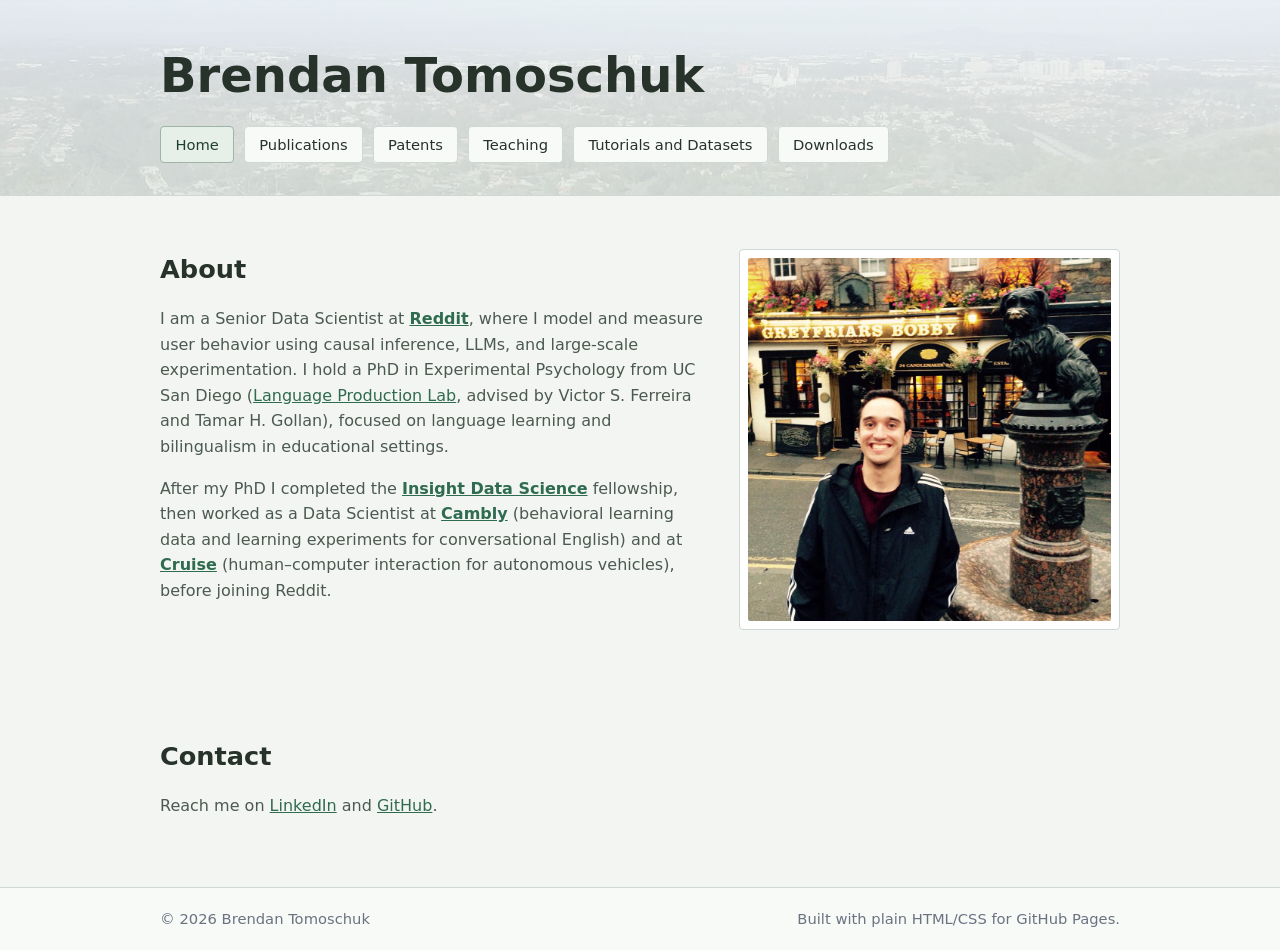
<file: index.html>
<!doctype html>
<html lang="en">
  <head>
    <meta charset="UTF-8">
    <meta name="viewport" content="width=device-width, initial-scale=1.0">
    <meta
      name="description"
      content="Brendan Tomoschuk: data scientist at Reddit; PhD in psychology; research on language and learning."
    >
    <title>Brendan Tomoschuk - Home</title>
    <link rel="stylesheet" href="styles.css">
  </head>
  <body>
    <header class="site-header site-header--home">
      <div class="container">
        <h1>Brendan Tomoschuk</h1>
        <nav class="site-nav" aria-label="Main">
          <a href="index.html" class="active">Home</a>
          <a href="publications.html">Publications</a>
          <a href="patents.html">Patents</a>
          <a href="teaching.html">Teaching</a>
          <a href="tutorials.html">Tutorials and Datasets</a>
          <a href="downloads/index.html">Downloads</a>
        </nav>
      </div>
    </header>

    <main>
      <section id="about" class="section">
        <div class="container about-grid">
          <div>
            <h2>About</h2>
            <p>
              I am a Senior Data Scientist at
              <a href="https://redditinc.com/" target="_blank" rel="noopener noreferrer"><strong>Reddit</strong></a>,
              where I model and measure user behavior using causal inference, LLMs, and large-scale
              experimentation. I hold a PhD in Experimental Psychology from UC San Diego
              (<a href="https://lpl.ucsd.edu/" target="_blank" rel="noopener noreferrer">Language Production Lab</a>,
              advised by Victor S. Ferreira and Tamar H. Gollan), focused on language learning and bilingualism
              in educational settings.
            </p>
            <p>
              After my PhD I completed the
              <a href="https://www.ycombinator.com/companies/insight-data-science" target="_blank" rel="noopener noreferrer"><strong>Insight Data Science</strong></a>
              fellowship, then worked as a
              Data Scientist at
              <a href="https://www.cambly.com/english?lang=en" target="_blank" rel="noopener noreferrer"><strong>Cambly</strong></a>
              (behavioral learning data and learning experiments for conversational English) and at
              <a href="https://www.gm.com/innovation/autonomous-driving" target="_blank" rel="noopener noreferrer"><strong>Cruise</strong></a>
              (human–computer interaction for autonomous vehicles), before joining Reddit.
            </p>
          </div>
          <figure class="profile">
            <img src="website/btomo.jpg" alt="Brendan Tomoschuk portrait">
          </figure>
        </div>
      </section>

      <section class="section">
        <div class="container">
          <h2>Contact</h2>
          <p>
            Reach me on
            <a href="https://www.linkedin.com/in/tomoschuk/" target="_blank" rel="noopener noreferrer">LinkedIn</a>
            and
            <a href="https://github.com/tomoschuk" target="_blank" rel="noopener noreferrer">GitHub</a>.
          </p>
        </div>
      </section>
    </main>

    <footer class="site-footer">
      <div class="container footer-inner">
        <p>&copy; <span id="year">2026</span> Brendan Tomoschuk</p>
        <p>
          Built with plain HTML/CSS for GitHub Pages.
        </p>
      </div>
    </footer>
  </body>
</html>
</file>
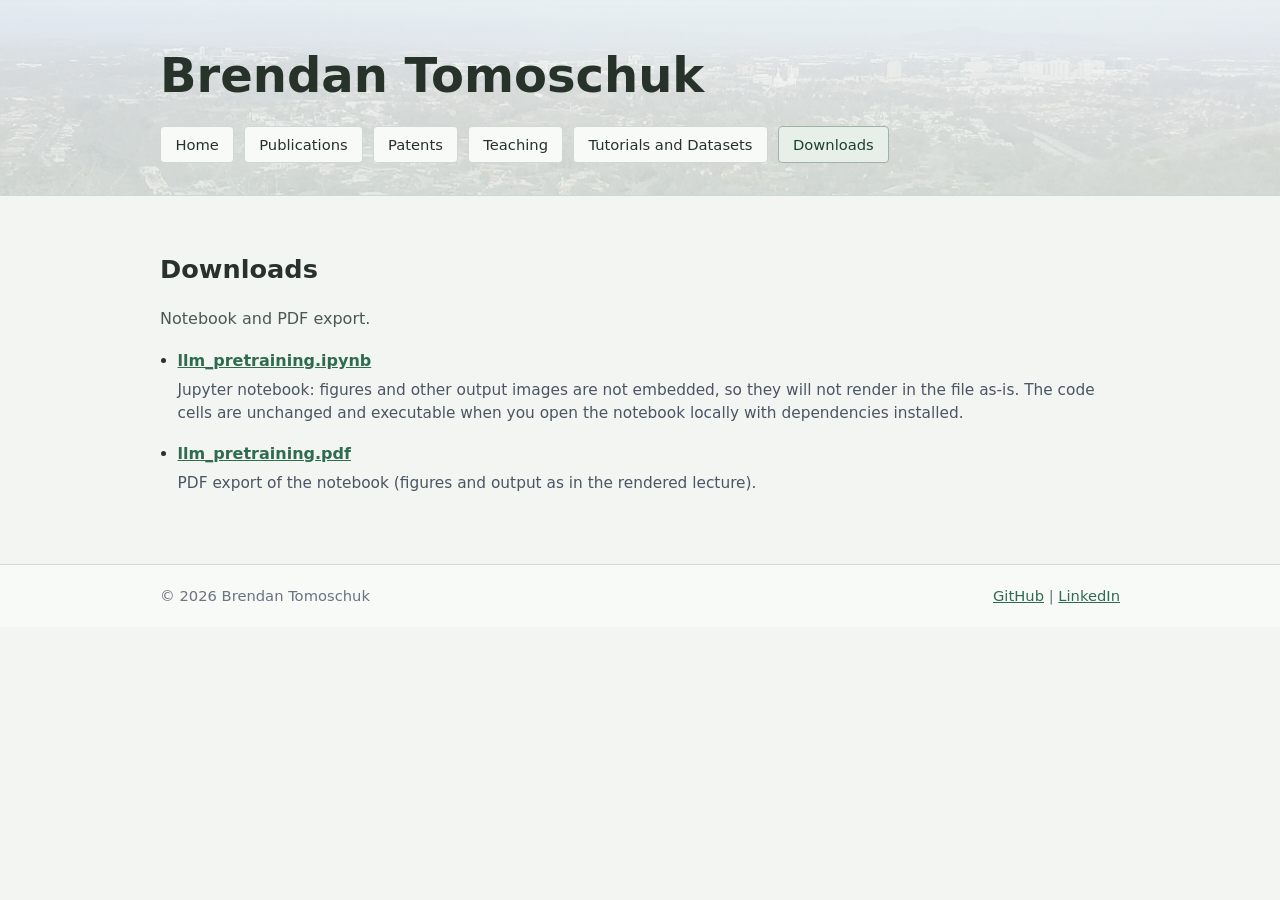
<file: downloads/index.html>
<!doctype html>
<html lang="en">
  <head>
    <meta charset="UTF-8">
    <meta name="viewport" content="width=device-width, initial-scale=1.0">
    <meta name="description" content="Downloads: LLM pretraining notebook and PDF.">
    <title>Brendan Tomoschuk - Downloads</title>
    <link rel="stylesheet" href="/styles.css">
  </head>
  <body>
    <header class="site-header site-header--home">
      <div class="container">
        <h1>Brendan Tomoschuk</h1>
        <nav class="site-nav" aria-label="Main">
          <a href="/index.html">Home</a>
          <a href="/publications.html">Publications</a>
          <a href="/patents.html">Patents</a>
          <a href="/teaching.html">Teaching</a>
          <a href="/tutorials.html">Tutorials and Datasets</a>
          <a href="/downloads/index.html" class="active">Downloads</a>
        </nav>
      </div>
    </header>

    <main class="section">
      <div class="container">
        <h2>Downloads</h2>
        <p>Notebook and PDF export.</p>
        <ul class="list course-list">
          <li>
            <strong><a href="/website/llm_pretraining.ipynb" download="llm_pretraining.ipynb">llm_pretraining.ipynb</a></strong>
            <p>
              Jupyter notebook: figures and other output images are not embedded, so they will not render in the file
              as-is. The code cells are unchanged and executable when you open the notebook locally with dependencies
              installed.
            </p>
          </li>
          <li>
            <strong><a href="/website/llm_pretraining.pdf" download="llm_pretraining.pdf">llm_pretraining.pdf</a></strong>
            <p>PDF export of the notebook (figures and output as in the rendered lecture).</p>
          </li>
        </ul>
      </div>
    </main>

    <footer class="site-footer">
      <div class="container footer-inner">
        <p>&copy; <span id="year">2026</span> Brendan Tomoschuk</p>
        <p>
          <a href="https://github.com/tomoschuk" target="_blank" rel="noopener noreferrer">GitHub</a>
          |
          <a href="https://www.linkedin.com/in/tomoschuk/" target="_blank" rel="noopener noreferrer">LinkedIn</a>
        </p>
      </div>
    </footer>
  </body>
</html>
</file>
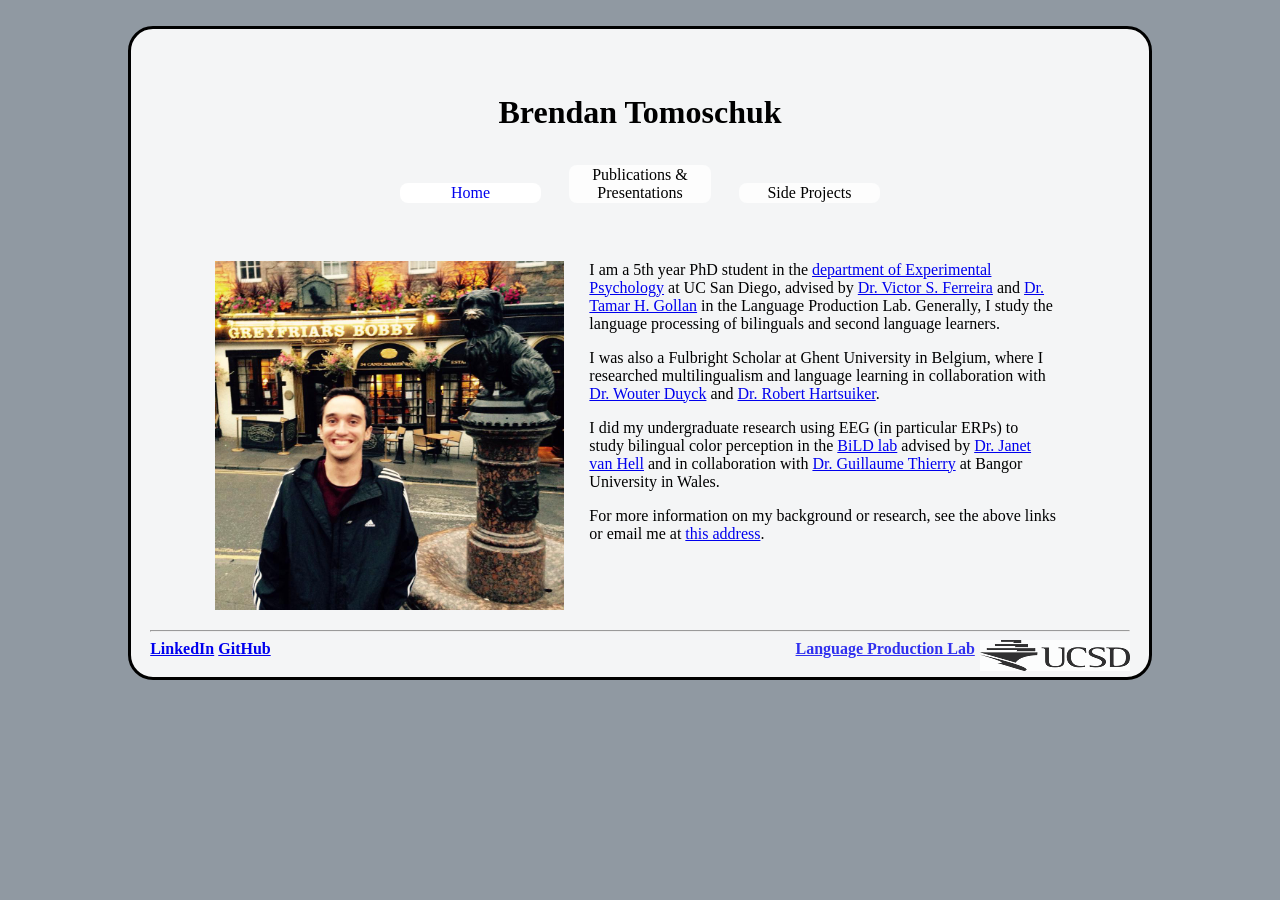
<file: website/index.html>
<!DOCTYPE html>
<html lang="en">
<head>
	<meta charset="UTF-8">
	<title>Brendan Tomoschuk - Home</title>
	<link rel="stylesheet" href="stylesheet.css" type="text/css">
</head>
<body>
	<header>
		<h1>Brendan Tomoschuk</h1>
		<nav>
			<a href="index.html" class="active">Home</a>
			<a href="publications.html">Publications & Presentations</a>
			<a href="etc.html">Side Projects</a>
		</nav>
	</header>
	<main>
		<figure>
			<img src="btomo.jpg" alt="Brendan Tomoschuk">
			<!--<figcaption>&copy;2017</figcaption>-->
		</figure>
		<p>I am a 5th year PhD student in the <a href="http://www.psychology.ucsd.edu/" target="_blank">department of Experimental Psychology</a> at UC San Diego, advised by <a href="http://www.psychology.ucsd.edu/people/profiles/vferreira.html" target="_blank"> Dr. Victor S. Ferreira</a> and <a href="http://profiles.ucsd.edu/tamar.gollan" target="_blank"> Dr. Tamar H. Gollan</a> in the Language Production Lab. Generally, I study the language processing of bilinguals and second language learners. </p>
		<p> I was also a Fulbright Scholar at Ghent University in Belgium, where I researched multilingualism and language learning in collaboration with <a href="http://www.wouterduyck.be/" target="_blank"> Dr. Wouter Duyck</a> and <a href="http://users.ugent.be/~rhartsui/"> Dr. Robert Hartsuiker</a>. </p>
		<p> I did my undergraduate research using EEG (in particular ERPs) to study bilingual color perception in the <a href="http://bild.la.psu.edu/" target="_blank"> BiLD lab</a> advised by <a href="http://psych.la.psu.edu/directory/jgv3" target="_blank"> Dr. Janet van Hell</a> and in collaboration with <a href="https://www.bangor.ac.uk/psychology/people/profiles/guillaume_thierry.php.en"> Dr. Guillaume Thierry</a> at Bangor University in Wales. </p>
		<p>For more information on my background or research, see the above links or email me at <a href="mailto:btomosch@ucsd.edu">this address</a>. </p>
	</main>
	<!--<aside>
		<h1>Contact Me</h1>
		<address>
			Language Production Laboratory
			<br>
			University of California, San Diego
			<br>
			9500 Gilman Drive
			<br>
			La Jolla, CA 92093-0109
			<br>
			<a href="mailto:btomosch@ucsd.edu">btomosch@ucsd.edu</a>
		</address>
	</aside>-->
	<footer>
		<hr>
		<a href="http://www.psychology.ucsd.edu/" class="right"><img src="ucsd.png" alt="UCSD Psychology"></a>
		<a href="http://lpl.ucsd.edu/" class="right"> <b>Language Production Lab</b></a>
		<a href="https://www.linkedin.com/in/tomoschuk/" class="left"> <b>LinkedIn</b></a>
		<a href="https://github.com/tomoschuk" class="left"> <b>GitHub</b></a>
	</footer>
</body>
</html>
</file>
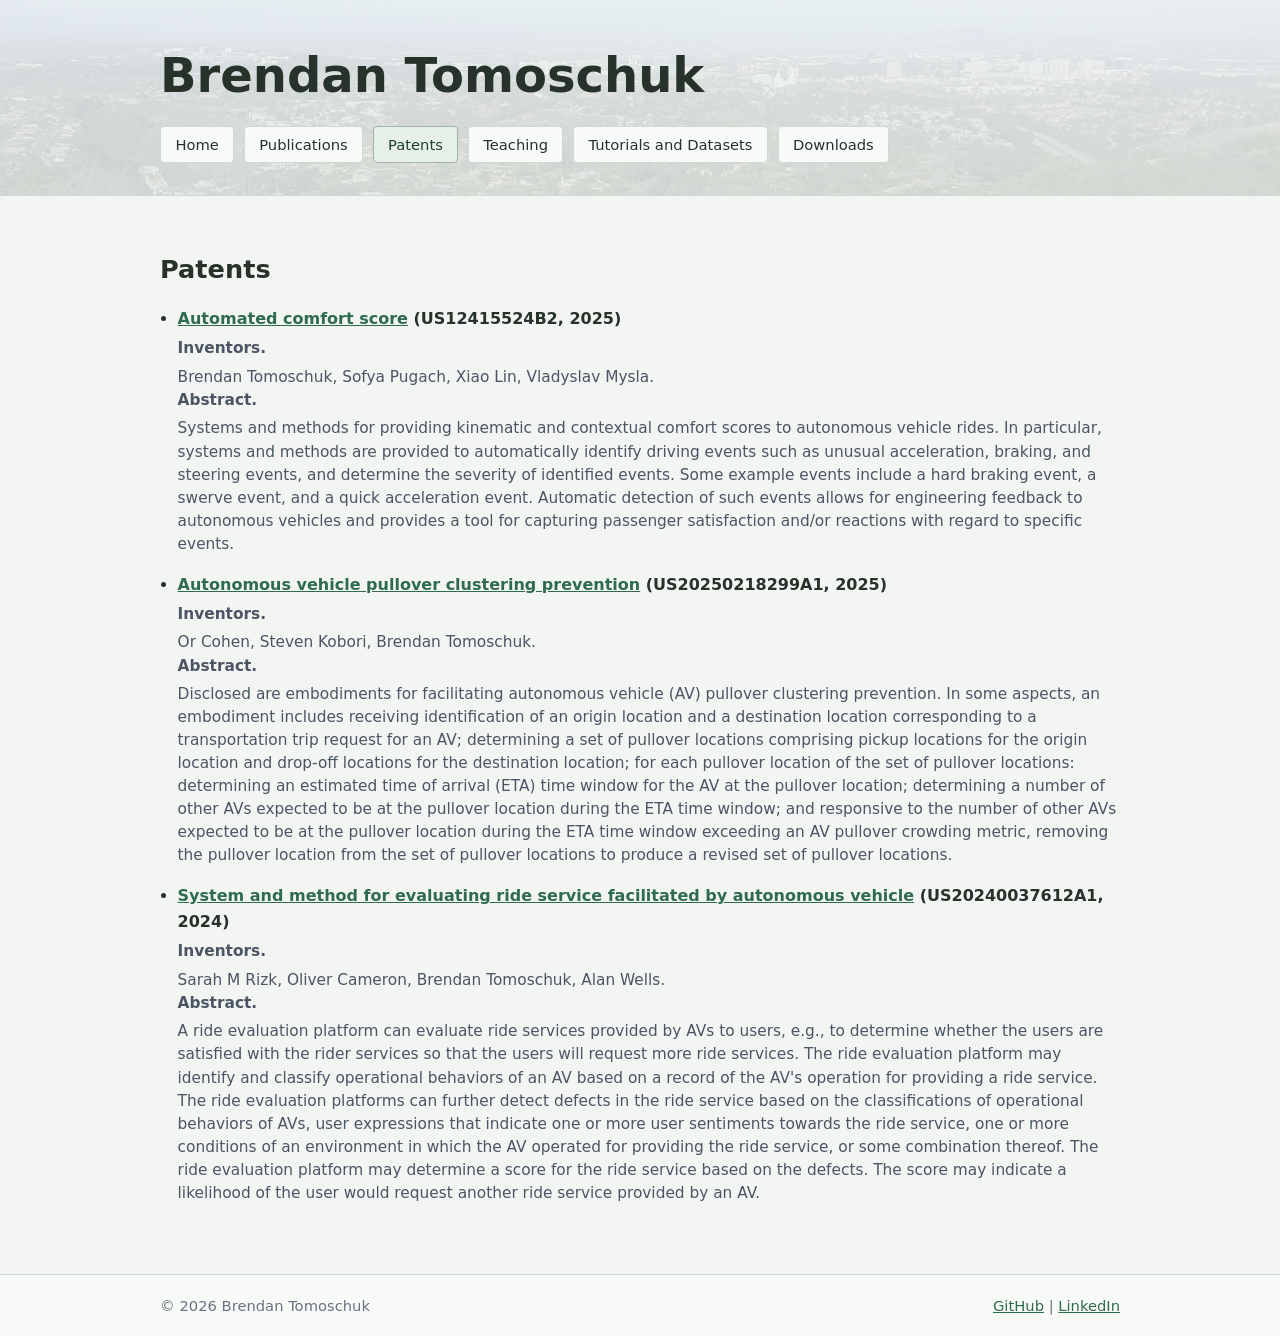
<file: patents.html>
<!doctype html>
<html lang="en">
  <head>
    <meta charset="UTF-8">
    <meta name="viewport" content="width=device-width, initial-scale=1.0">
    <meta name="description" content="Patents by Brendan Tomoschuk.">
    <title>Brendan Tomoschuk - Patents</title>
    <link rel="stylesheet" href="styles.css">
  </head>
  <body>
    <header class="site-header site-header--home">
      <div class="container">
        <h1>Brendan Tomoschuk</h1>
        <nav class="site-nav" aria-label="Main">
          <a href="index.html">Home</a>
          <a href="publications.html">Publications</a>
          <a href="patents.html" class="active">Patents</a>
          <a href="teaching.html">Teaching</a>
          <a href="tutorials.html">Tutorials and Datasets</a>
          <a href="downloads/index.html">Downloads</a>
        </nav>
      </div>
    </header>

    <main class="section">
      <div class="container">
        <h2>Patents</h2>
        <ul class="list course-list">
          <li>
            <strong><a href="https://patents.google.com/patent/US12415524B2/en" target="_blank" rel="noopener noreferrer">Automated comfort score</a> (US12415524B2, 2025)</strong>
            <p><strong>Inventors.</strong> Brendan Tomoschuk, Sofya Pugach, Xiao Lin, Vladyslav Mysla.</p>
            <p>
              <strong>Abstract.</strong> Systems and methods for providing kinematic and contextual comfort scores to
              autonomous vehicle rides. In particular, systems and methods are provided to automatically identify
              driving events such as unusual acceleration, braking, and steering events, and determine the severity of
              identified events. Some example events include a hard braking event, a swerve event, and a quick
              acceleration event. Automatic detection of such events allows for engineering feedback to autonomous
              vehicles and provides a tool for capturing passenger satisfaction and/or reactions with regard to specific
              events.
            </p>
          </li>
          <li>
            <strong><a href="https://patents.google.com/patent/US20250218299A1/en" target="_blank" rel="noopener noreferrer">Autonomous vehicle pullover clustering prevention</a> (US20250218299A1, 2025)</strong>
            <p><strong>Inventors.</strong> Or Cohen, Steven Kobori, Brendan Tomoschuk.</p>
            <p>
              <strong>Abstract.</strong> Disclosed are embodiments for facilitating autonomous vehicle (AV) pullover
              clustering prevention. In some aspects, an embodiment includes receiving identification of an origin
              location and a destination location corresponding to a transportation trip request for an AV; determining
              a set of pullover locations comprising pickup locations for the origin location and drop-off locations for
              the destination location; for each pullover location of the set of pullover locations: determining an
              estimated time of arrival (ETA) time window for the AV at the pullover location; determining a number of
              other AVs expected to be at the pullover location during the ETA time window; and responsive to the number
              of other AVs expected to be at the pullover location during the ETA time window exceeding an AV pullover
              crowding metric, removing the pullover location from the set of pullover locations to produce a revised
              set of pullover locations.
            </p>
          </li>
          <li>
            <strong><a href="https://patents.google.com/patent/US20240037612A1/en" target="_blank" rel="noopener noreferrer">System and method for evaluating ride service facilitated by autonomous vehicle</a> (US20240037612A1, 2024)</strong>
            <p><strong>Inventors.</strong> Sarah M Rizk, Oliver Cameron, Brendan Tomoschuk, Alan Wells.</p>
            <p>
              <strong>Abstract.</strong> A ride evaluation platform can evaluate ride services provided by AVs to users,
              e.g., to determine whether the users are satisfied with the rider services so that the users will request
              more ride services. The ride evaluation platform may identify and classify operational behaviors of an AV
              based on a record of the AV's operation for providing a ride service. The ride evaluation platforms can
              further detect defects in the ride service based on the classifications of operational behaviors of AVs,
              user expressions that indicate one or more user sentiments towards the ride service, one or more conditions
              of an environment in which the AV operated for providing the ride service, or some combination thereof.
              The ride evaluation platform may determine a score for the ride service based on the defects. The score may
              indicate a likelihood of the user would request another ride service provided by an AV.
            </p>
          </li>
        </ul>
      </div>
    </main>

    <footer class="site-footer">
      <div class="container footer-inner">
        <p>&copy; <span id="year">2026</span> Brendan Tomoschuk</p>
        <p>
          <a href="https://github.com/tomoschuk" target="_blank" rel="noopener noreferrer">GitHub</a>
          |
          <a href="https://www.linkedin.com/in/tomoschuk/" target="_blank" rel="noopener noreferrer">LinkedIn</a>
        </p>
      </div>
    </footer>
  </body>
</html>
</file>
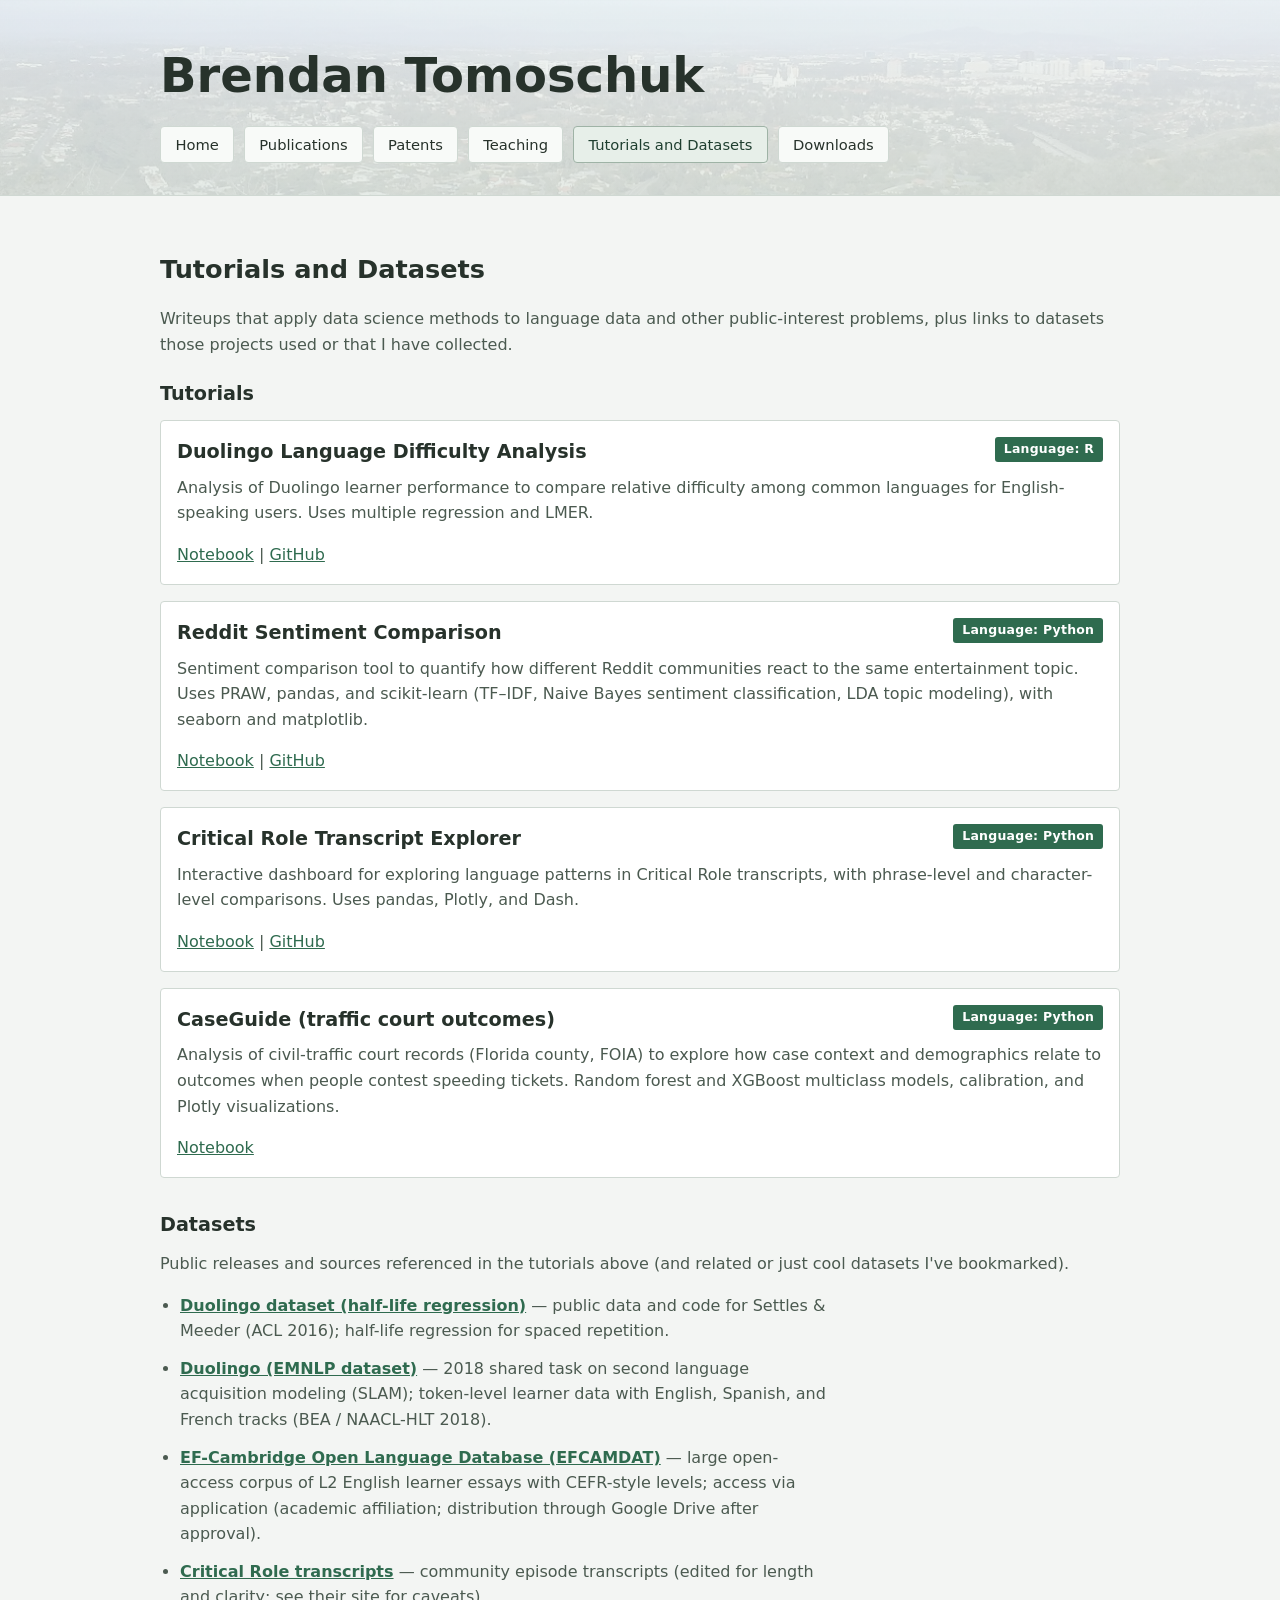
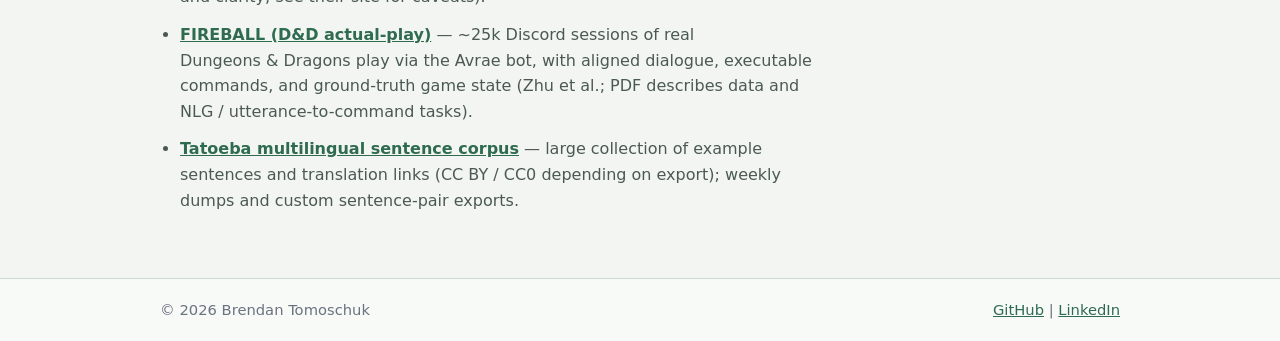
<file: projects.html>
<!DOCTYPE html>
<html lang="en">
  <head>
    <meta charset="utf-8">
    <title>Redirecting…</title>
    <meta http-equiv="refresh" content="0; url=tutorials.html">
    <link rel="canonical" href="https://tomoschuk.github.io/tutorials.html">
  </head>
  <body>
    <p>This page moved to <a href="tutorials.html">Tutorials and Datasets</a>.</p>
  </body>
</html>
</file>
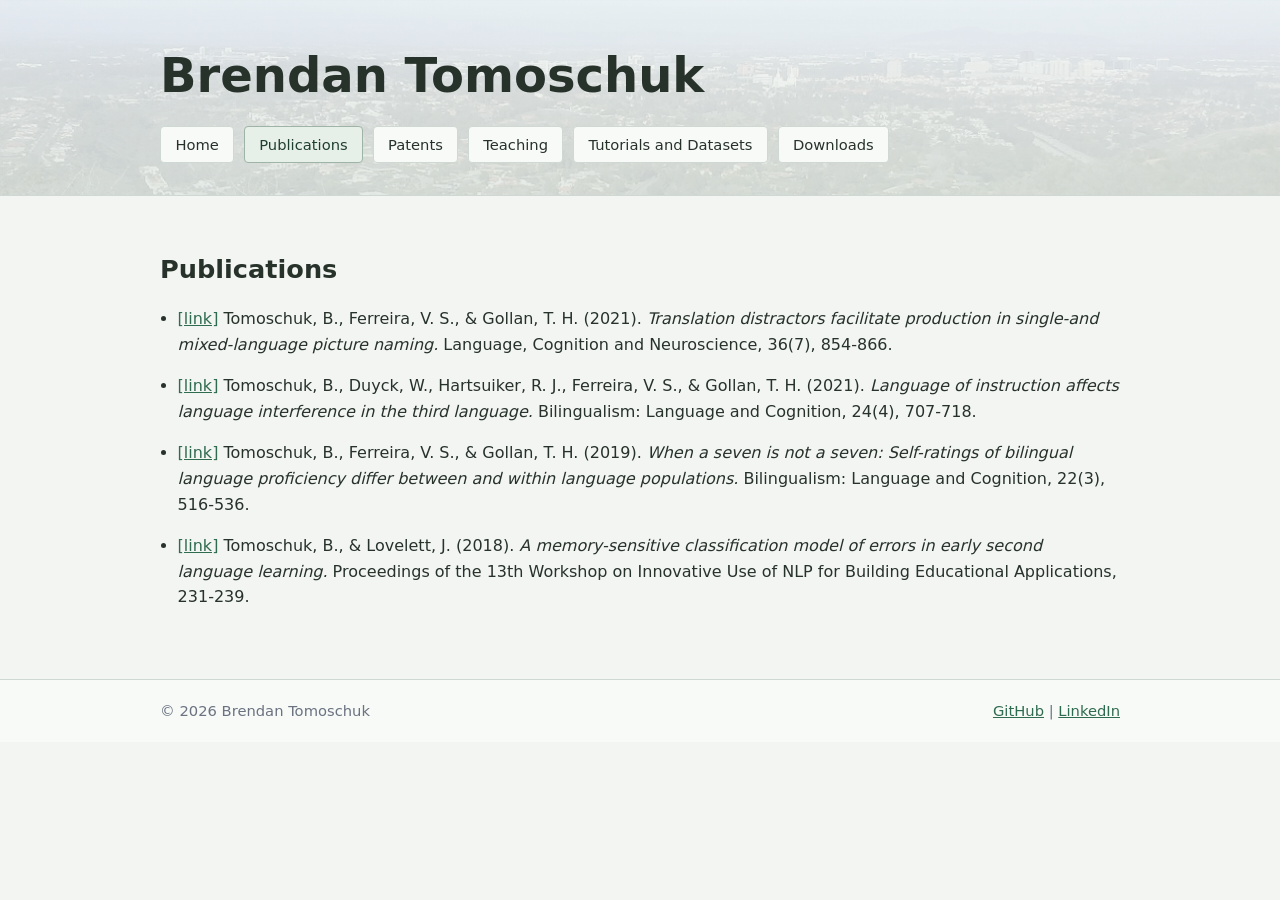
<file: publications.html>
<!doctype html>
<html lang="en">
  <head>
    <meta charset="UTF-8">
    <meta name="viewport" content="width=device-width, initial-scale=1.0">
    <meta name="description" content="Publications by Brendan Tomoschuk.">
    <title>Brendan Tomoschuk - Publications</title>
    <link rel="stylesheet" href="styles.css">
  </head>
  <body>
    <header class="site-header site-header--home">
      <div class="container">
        <h1>Brendan Tomoschuk</h1>
        <nav class="site-nav" aria-label="Main">
          <a href="index.html">Home</a>
          <a href="publications.html" class="active">Publications</a>
          <a href="patents.html">Patents</a>
          <a href="teaching.html">Teaching</a>
          <a href="tutorials.html">Tutorials and Datasets</a>
          <a href="downloads/index.html">Downloads</a>
        </nav>
      </div>
    </header>

    <main class="section">
      <div class="container">
        <h2>Publications</h2>
        <ul class="list">
          <li>
            <a href="https://pmc.ncbi.nlm.nih.gov/articles/PMC9197084/" target="_blank" rel="noopener noreferrer">[link]</a>
            Tomoschuk, B., Ferreira, V. S., &amp; Gollan, T. H. (2021).
            <em>Translation distractors facilitate production in single-and mixed-language picture naming.</em>
            Language, Cognition and Neuroscience, 36(7), 854-866.
          </li>
          <li>
            <a href="https://users.ugent.be/~wduyck/articles/TomoschukDuyckHartsuikerFerreiraGollanInPress.pdf" target="_blank" rel="noopener noreferrer">[link]</a>
            Tomoschuk, B., Duyck, W., Hartsuiker, R. J., Ferreira, V. S., &amp; Gollan, T. H. (2021).
            <em>Language of instruction affects language interference in the third language.</em>
            Bilingualism: Language and Cognition, 24(4), 707-718.
          </li>
          <li>
            <a href="https://web.archive.org/web/20200311075035id_/https://www.cambridge.org/core/services/aop-cambridge-core/content/view/E3D1CC47FFC8ABF10583DCB3D108875B/S1366728918000421a.pdf/div-class-title-when-a-seven-is-not-a-seven-self-ratings-of-bilingual-language-proficiency-differ-between-and-within-language-populations-div.pdf" target="_blank" rel="noopener noreferrer">[link]</a>
            Tomoschuk, B., Ferreira, V. S., &amp; Gollan, T. H. (2019).
            <em>When a seven is not a seven: Self-ratings of bilingual language proficiency differ between and within language populations.</em>
            Bilingualism: Language and Cognition, 22(3), 516-536.
          </li>
          <li>
            <a href="https://aclanthology.org/W18-0527.pdf" target="_blank" rel="noopener noreferrer">[link]</a>
            Tomoschuk, B., &amp; Lovelett, J. (2018).
            <em>A memory-sensitive classification model of errors in early second language learning.</em>
            Proceedings of the 13th Workshop on Innovative Use of NLP for Building Educational Applications, 231-239.
          </li>
        </ul>
      </div>
    </main>

    <footer class="site-footer">
      <div class="container footer-inner">
        <p>&copy; <span id="year">2026</span> Brendan Tomoschuk</p>
        <p>
          <a href="https://github.com/tomoschuk" target="_blank" rel="noopener noreferrer">GitHub</a>
          |
          <a href="https://www.linkedin.com/in/tomoschuk/" target="_blank" rel="noopener noreferrer">LinkedIn</a>
        </p>
      </div>
    </footer>
  </body>
</html>
</file>
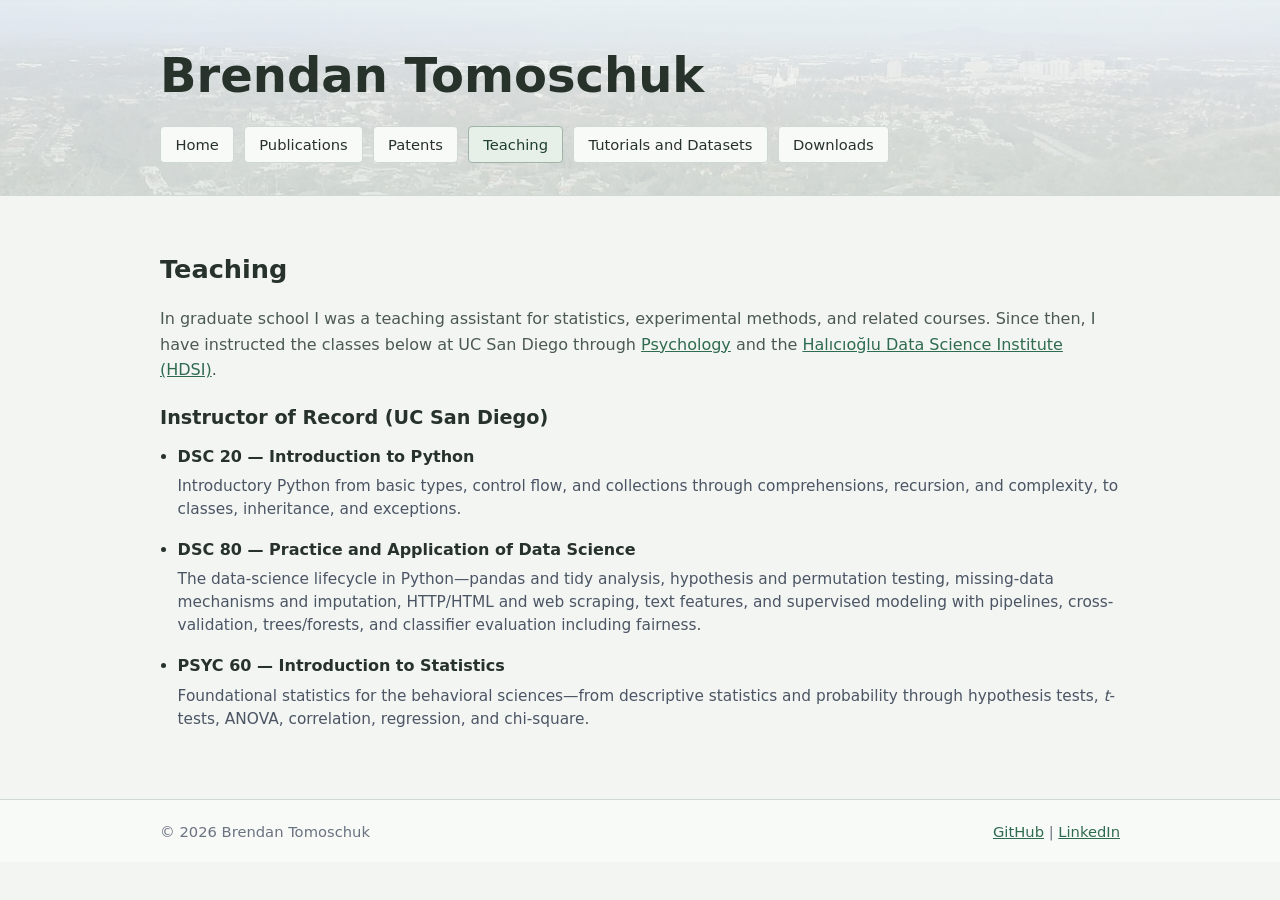
<file: teaching.html>
<!doctype html>
<html lang="en">
  <head>
    <meta charset="UTF-8">
    <meta name="viewport" content="width=device-width, initial-scale=1.0">
    <meta name="description" content="Teaching: UCSD HDSI and Psychology.">
    <title>Brendan Tomoschuk - Teaching</title>
    <link rel="stylesheet" href="styles.css">
  </head>
  <body>
    <header class="site-header site-header--home">
      <div class="container">
        <h1>Brendan Tomoschuk</h1>
        <nav class="site-nav" aria-label="Main">
          <a href="index.html">Home</a>
          <a href="publications.html">Publications</a>
          <a href="patents.html">Patents</a>
          <a href="teaching.html" class="active">Teaching</a>
          <a href="tutorials.html">Tutorials and Datasets</a>
          <a href="downloads/index.html">Downloads</a>
        </nav>
      </div>
    </header>

    <main class="section">
      <div class="container">
        <h2>Teaching</h2>
        <p>
          In graduate school I was a teaching assistant for statistics, experimental methods, and related
          courses. Since then, I have instructed the classes below at UC San Diego through
          <a href="https://psychology.ucsd.edu/" target="_blank" rel="noopener noreferrer">Psychology</a>
          and the
          <a href="https://datascience.ucsd.edu/" target="_blank" rel="noopener noreferrer">Halıcıoğlu Data Science Institute (HDSI)</a>.
        </p>
        <h3>Instructor of Record (UC San Diego)</h3>
        <ul class="list course-list">
          <li>
            <strong>DSC 20 — Introduction to Python</strong>
            <p>
              Introductory Python from basic types, control flow, and collections through
              comprehensions, recursion, and complexity, to classes, inheritance, and exceptions.
            </p>
          </li>
          <li>
            <strong>DSC 80 — Practice and Application of Data Science</strong>
            <p>
              The data-science lifecycle in Python—pandas and tidy analysis, hypothesis and
              permutation testing, missing-data mechanisms and imputation, HTTP/HTML and web scraping,
              text features, and supervised modeling with pipelines, cross-validation, trees/forests,
              and classifier evaluation including fairness.
            </p>
          </li>
          <li>
            <strong>PSYC 60 — Introduction to Statistics</strong>
            <p>
              Foundational statistics for the behavioral sciences—from descriptive statistics and
              probability through hypothesis tests, <em>t</em>-tests, ANOVA, correlation, regression,
              and chi-square.
            </p>
          </li>
        </ul>
      </div>
    </main>

    <footer class="site-footer">
      <div class="container footer-inner">
        <p>&copy; <span id="year">2026</span> Brendan Tomoschuk</p>
        <p>
          <a href="https://github.com/tomoschuk" target="_blank" rel="noopener noreferrer">GitHub</a>
          |
          <a href="https://www.linkedin.com/in/tomoschuk/" target="_blank" rel="noopener noreferrer">LinkedIn</a>
        </p>
      </div>
    </footer>
  </body>
</html>
</file>
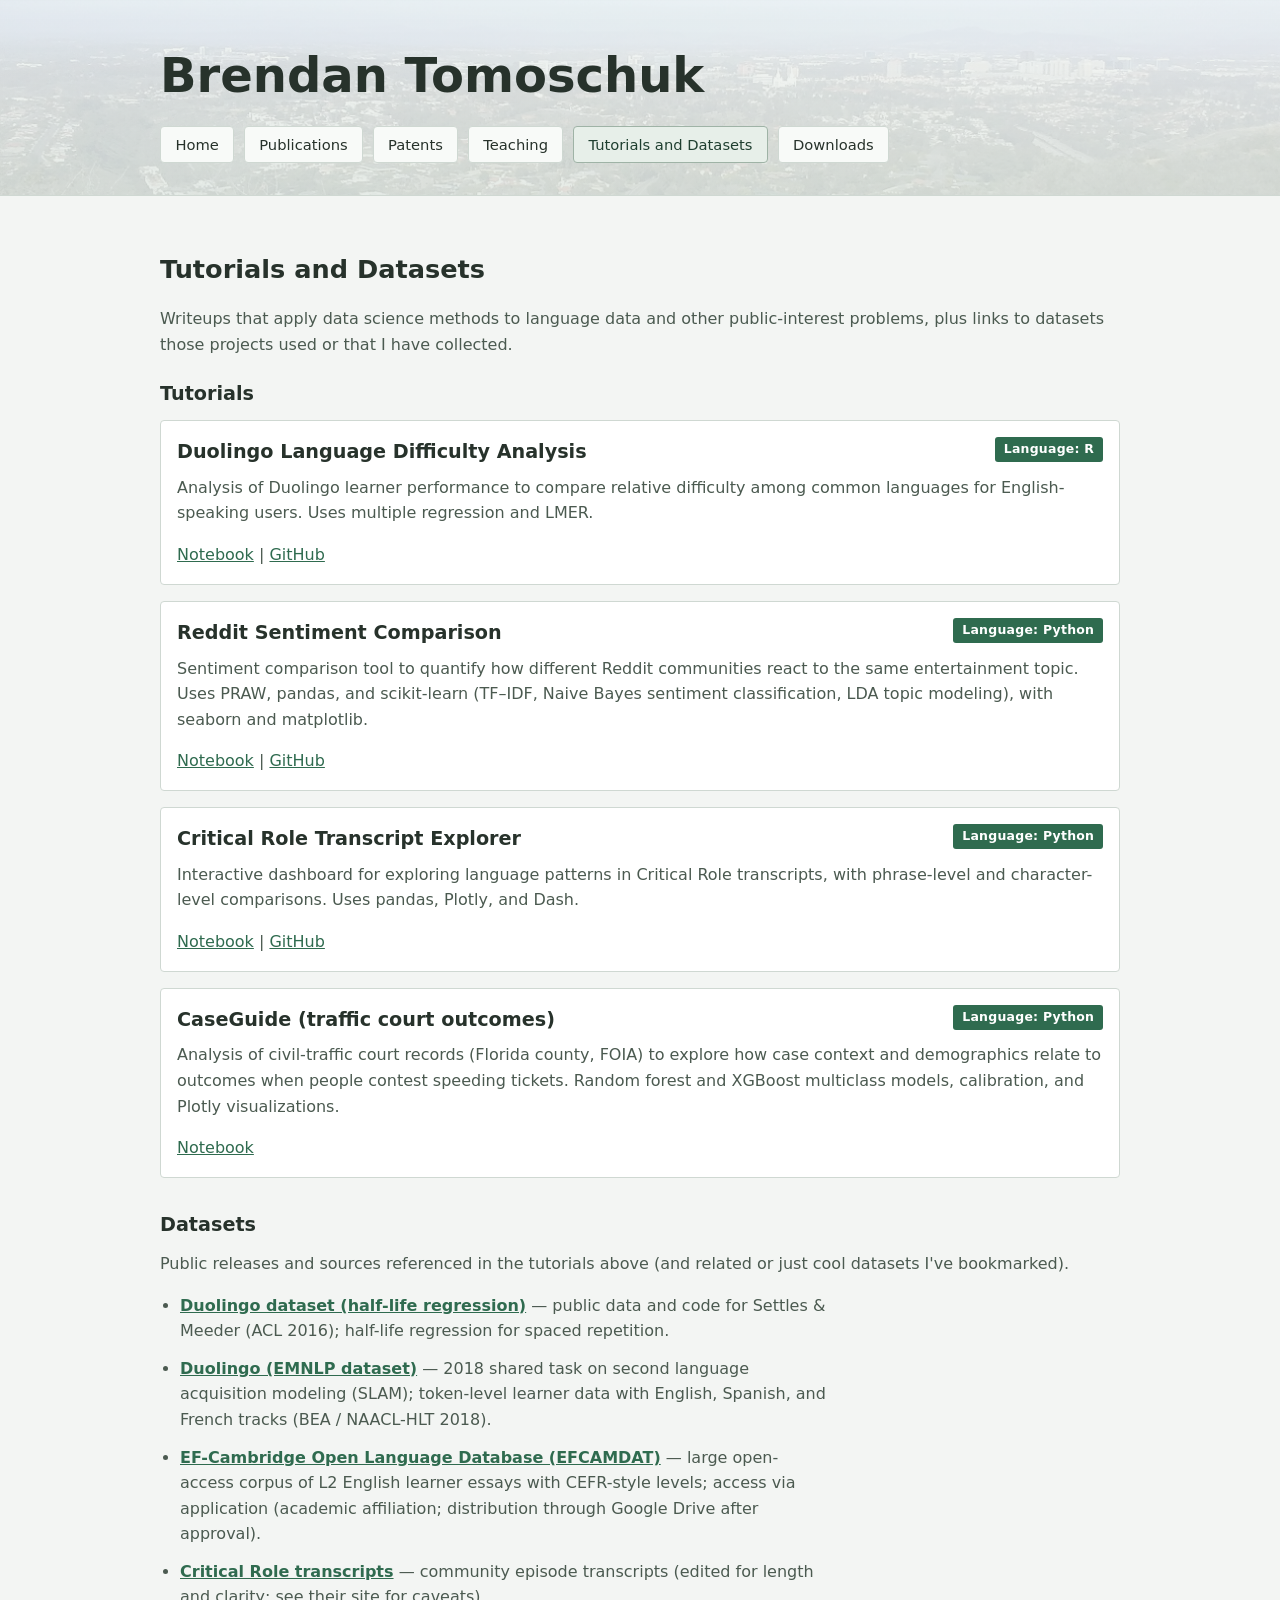
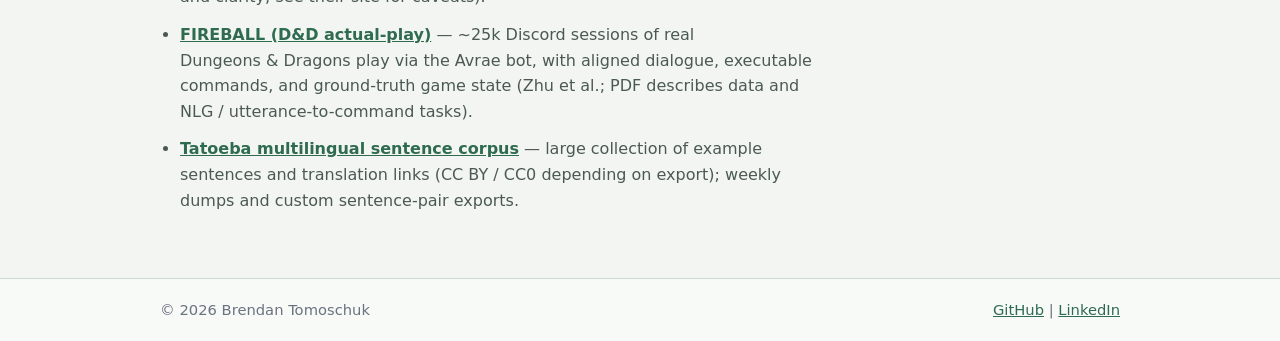
<file: tutorials.html>
<!doctype html>
<html lang="en">
  <head>
    <meta charset="UTF-8">
    <meta name="viewport" content="width=device-width, initial-scale=1.0">
    <meta name="description" content="Tutorials and public datasets for language-related data science work.">
    <title>Brendan Tomoschuk - Tutorials and Datasets</title>
    <link rel="stylesheet" href="styles.css">
  </head>
  <body>
    <header class="site-header site-header--home">
      <div class="container">
        <h1>Brendan Tomoschuk</h1>
        <nav class="site-nav" aria-label="Main">
          <a href="index.html">Home</a>
          <a href="publications.html">Publications</a>
          <a href="patents.html">Patents</a>
          <a href="teaching.html">Teaching</a>
          <a href="tutorials.html" class="active">Tutorials and Datasets</a>
          <a href="downloads/index.html">Downloads</a>
        </nav>
      </div>
    </header>

    <main class="section">
      <div class="container">
        <h2>Tutorials and Datasets</h2>
        <p>
          Writeups that apply data science methods to language data and other public-interest
          problems, plus links to datasets those projects used or that I have collected.
        </p>

        <h3 class="content-section-heading">Tutorials</h3>
        <ul class="project-list">
          <li>
            <div class="project-card-head">
              <h3>Duolingo Language Difficulty Analysis</h3>
              <span class="project-lang">Language: R</span>
            </div>
            <p>
              Analysis of Duolingo learner performance to compare relative difficulty among common
              languages for English-speaking users. Uses multiple regression and LMER.
            </p>
            <p class="links">
              <a href="website/duodata.html">Notebook</a>
              |
              <a href="https://github.com/tomoschuk/DuolingoData" target="_blank" rel="noopener noreferrer">GitHub</a>
            </p>
          </li>
          <li>
            <div class="project-card-head">
              <h3>Reddit Sentiment Comparison</h3>
              <span class="project-lang">Language: Python</span>
            </div>
            <p>
              Sentiment comparison tool to quantify how different Reddit communities react to the
              same entertainment topic. Uses PRAW, pandas, and scikit-learn (TF–IDF, Naive Bayes
              sentiment classification, LDA topic modeling), with seaborn and matplotlib.
            </p>
            <p class="links">
              <a href="website/ironfist.html">Notebook</a>
              |
              <a href="https://github.com/tomoschuk/RedditComparisons" target="_blank" rel="noopener noreferrer">GitHub</a>
            </p>
          </li>
          <li>
            <div class="project-card-head">
              <h3>Critical Role Transcript Explorer</h3>
              <span class="project-lang">Language: Python</span>
            </div>
            <p>
              Interactive dashboard for exploring language patterns in Critical Role transcripts,
              with phrase-level and character-level comparisons. Uses pandas, Plotly, and Dash.
            </p>
            <p class="links">
              <a href="website/critrole.html">Notebook</a>
              |
              <a href="https://github.com/tomoschuk/TranscriptExplorer" target="_blank" rel="noopener noreferrer">GitHub</a>
            </p>
          </li>
          <li>
            <div class="project-card-head">
              <h3>CaseGuide (traffic court outcomes)</h3>
              <span class="project-lang">Language: Python</span>
            </div>
            <p>
              Analysis of civil-traffic court records (Florida county, FOIA) to explore how case
              context and demographics relate to outcomes when people contest speeding tickets.
              Random forest and XGBoost multiclass models, calibration, and Plotly visualizations.
            </p>
            <p class="links">
              <a href="website/caseguide.html">Notebook</a>
            </p>
          </li>
        </ul>

        <h3 class="content-section-heading">Datasets</h3>
        <p>
          Public releases and sources referenced in the tutorials above (and related or just cool datasets I've bookmarked).
        </p>
        <ul class="dataset-list">
          <li>
            <a href="https://github.com/duolingo/halflife-regression" target="_blank" rel="noopener noreferrer">Duolingo dataset (half-life regression)</a>
            — public data and code for Settles &amp; Meeder (ACL&nbsp;2016); half-life regression for spaced repetition.
          </li>
          <li>
            <a href="https://sharedtask.duolingo.com/2018.html" target="_blank" rel="noopener noreferrer">Duolingo (EMNLP dataset)</a>
            — 2018 shared task on second language acquisition modeling (SLAM); token-level learner data with English, Spanish, and French tracks (BEA / NAACL-HLT&nbsp;2018).
          </li>
          <li>
            <a href="https://corpus.mml.cam.ac.uk/efcamdat/" target="_blank" rel="noopener noreferrer">EF-Cambridge Open Language Database (EFCAMDAT)</a>
            — large open-access corpus of L2 English learner essays with CEFR-style levels; access via application (academic affiliation; distribution through Google&nbsp;Drive after approval).
          </li>
          <li>
            <a href="https://crtranscript.tumblr.com/transcripts" target="_blank" rel="noopener noreferrer">Critical Role transcripts</a>
            — community episode transcripts (edited for length and clarity; see their site for caveats).
          </li>
          <li>
            <a href="https://callison-burch.github.io/publications/fireball-dataset.pdf" target="_blank" rel="noopener noreferrer">FIREBALL (D&amp;D actual-play)</a>
            — ~25k Discord sessions of real Dungeons&nbsp;&amp;&nbsp;Dragons play via the Avrae bot, with aligned dialogue, executable commands, and ground-truth game state (Zhu et&nbsp;al.; PDF describes data and NLG / utterance-to-command tasks).
          </li>
          <li>
            <a href="https://tatoeba.org/en/downloads" target="_blank" rel="noopener noreferrer">Tatoeba multilingual sentence corpus</a>
            — large collection of example sentences and translation links (CC&nbsp;BY / CC0 depending on export); weekly dumps and custom sentence-pair exports.
          </li>
        </ul>
      </div>
    </main>

    <footer class="site-footer">
      <div class="container footer-inner">
        <p>&copy; <span id="year">2026</span> Brendan Tomoschuk</p>
        <p>
          <a href="https://github.com/tomoschuk" target="_blank" rel="noopener noreferrer">GitHub</a>
          |
          <a href="https://www.linkedin.com/in/tomoschuk/" target="_blank" rel="noopener noreferrer">LinkedIn</a>
        </p>
      </div>
    </footer>
  </body>
</html>
</file>
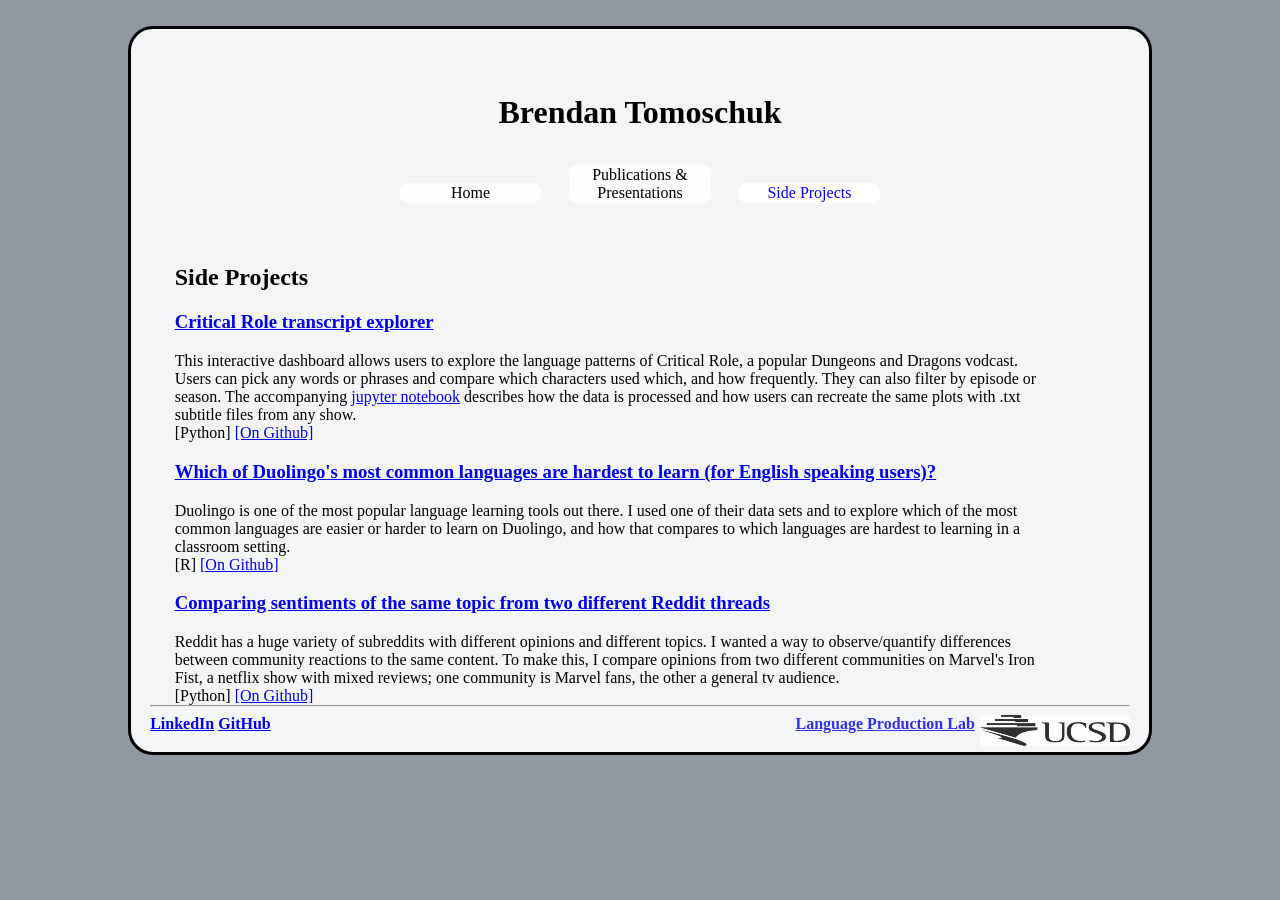
<file: website/etc.html>
<!DOCTYPE html>
<html lang="en">
<head>
	<meta charset="UTF-8">
	<title>Brendan Tomoschuk - Side Projects</title>
	<link rel="stylesheet" href="stylesheet.css" type="text/css">
</head>
<body>
	<header>
		<h1>Brendan Tomoschuk</h1>
		<nav>
			<a href="index.html">Home</a>
			<a href="publications.html">Publications & Presentations</a>
			<a href="etc.html" class="active">Side Projects</a>
		</nav>
	</header>
	<main>
		<h2 align="left">Side Projects</h1>

<h3><a href="http://crtranscriptexplorer.herokuapp.com"> Critical Role transcript explorer</a></h3>
<section> This interactive dashboard allows users to explore the language patterns of Critical Role, a popular Dungeons and Dragons vodcast. Users can pick any words or phrases and compare which characters used which, and how frequently. They can also filter by episode or season. The accompanying <a href = "critrole.html">jupyter notebook</a> describes how the data is processed and how users can recreate the same plots with .txt subtitle files from any show. </section>
<section>[Python] <a href="https://github.com/tomoschuk/TranscriptExplorer">[On Github]</a>	</section>

<h3><a href="duodata.html"> Which of Duolingo's most common languages are hardest to learn (for English speaking users)? </a></h3>
<section> Duolingo is one of the most popular language learning tools out there. I used one of their data sets and to explore which of the most common languages are easier or harder to learn on Duolingo, and how that compares to which languages are hardest to learning in a classroom setting. </section>
<section>[R] <a href="https://github.com/tomoschuk/DuolingoData">[On Github]</a>	</section>
		
<h3><a href="ironfist.html"> Comparing sentiments of the same topic from two different Reddit threads </a></h3>
<section>Reddit has a huge variety of subreddits with different opinions and different topics. I wanted a way to observe/quantify differences between community reactions to the same content. To make this, I compare opinions from two different communities on Marvel's Iron Fist, a netflix show with mixed reviews; one community is Marvel fans, the other a general tv audience. </section>
<section>[Python] <a href="https://github.com/tomoschuk/RedditComparisons">[On Github]</a>	</section>

	</main>
	<!--<aside>
		<h1>Contact Me</h1>
		<address>
			Language Production Laboratory
			<br>
			University of California, San Diego
			<br>
			9500 Gilman Drive
			<br>
			La Jolla, CA 92093-0109
			<br>
			<a href="mailto:btomosch@ucsd.edu">btomosch@ucsd.edu</a>
		</address>
	</aside>-->
	<footer>
		<hr>
		<a href="http://www.psychology.ucsd.edu/" class="right"><img src="ucsd.png" alt="UCSD Psychology"></a>
		<a href="http://lpl.ucsd.edu/" class="right"> <b>Language Production Lab</b></a>
		<a href="https://www.linkedin.com/in/tomoschuk/" class="left"> <b>LinkedIn</b></a>
		<a href="https://github.com/tomoschuk" class="left"> <b>GitHub</b></a>
	</footer>
</body>
</html>
</file>
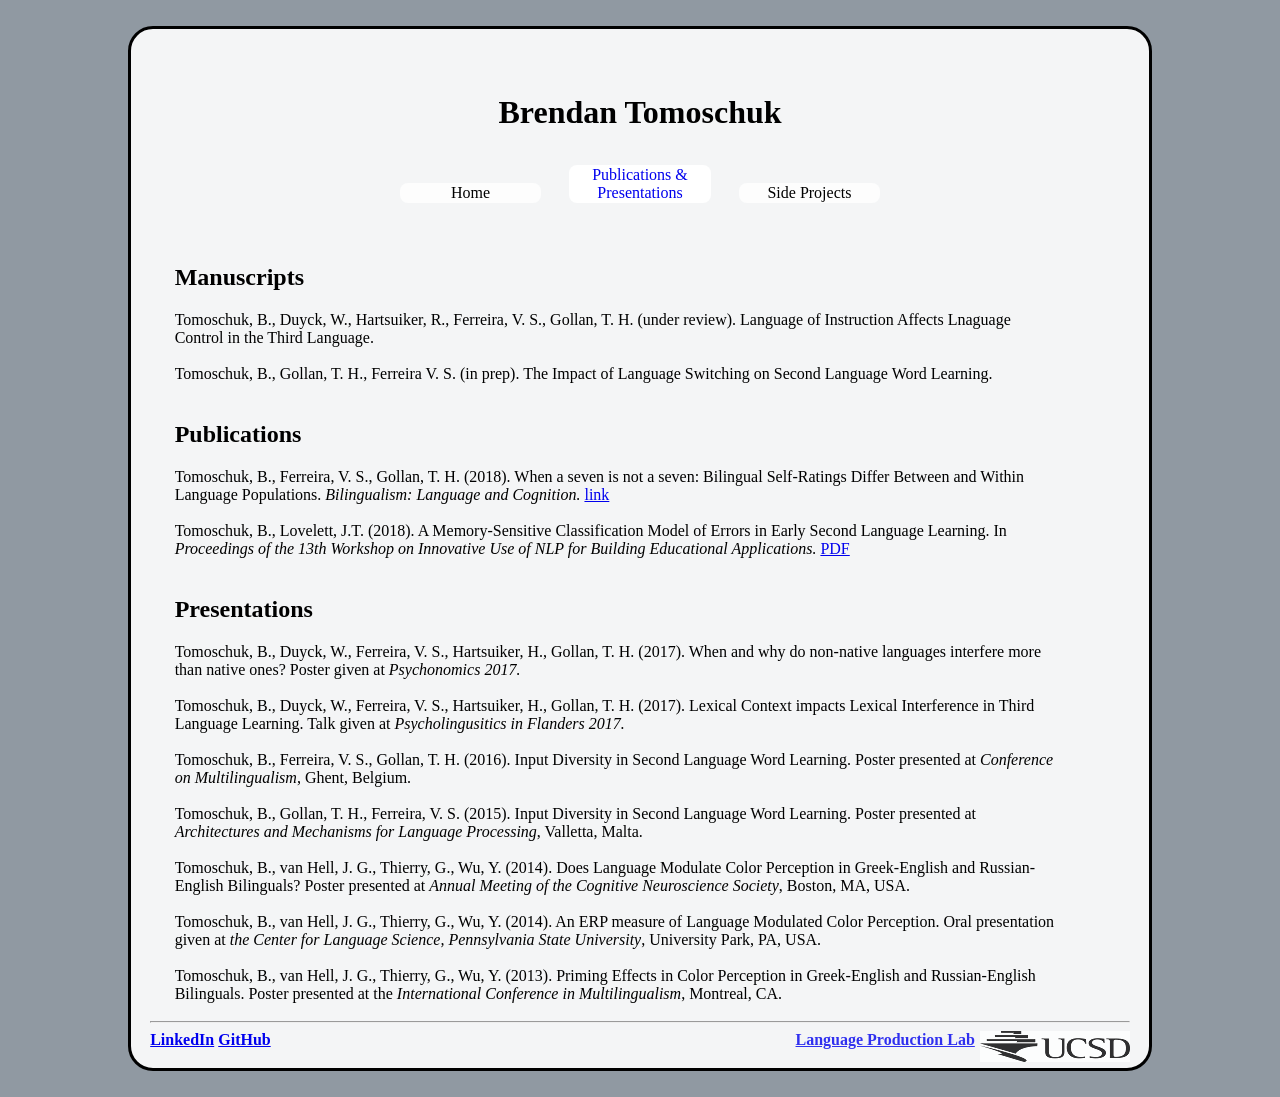
<file: website/publications.html>
<!DOCTYPE html>
<html lang="en">
<head>
	<meta charset="UTF-8">
	<title>Brendan Tomoschuk - Publications & Presentations</title>
	<link rel="stylesheet" href="stylesheet.css" type="text/css">
</head>
<body>
	<header>
		<h1>Brendan Tomoschuk</h1>
		<nav>
			<a href="index.html">Home</a>
			<a href="publications.html" class="active">Publications & Presentations</a>
			<a href="etc.html">Side Projects</a>
		</nav>
	</header>
	<main>
		<h2 align="left">Manuscripts</h2>

Tomoschuk, B., Duyck, W., Hartsuiker, R., Ferreira, V. S., Gollan, T. H. (under review). Language of Instruction Affects Lnaguage Control in the Third Language.<br /><br />

Tomoschuk, B., Gollan, T. H., Ferreira V. S. (in prep). The Impact of Language Switching on Second Language Word Learning.<br /><br />

		<h2 align="left">Publications</h2>

Tomoschuk, B., Ferreira, V. S., Gollan, T. H. (2018). When a seven is not a seven: Bilingual Self-Ratings Differ Between and Within Language Populations. <i>Bilingualism: Language and Cognition. </i><a href="https://www.cambridge.org/core/journals/bilingualism-language-and-cognition/article/when-a-seven-is-not-a-seven-selfratings-of-bilingual-language-proficiency-differ-between-and-within-language-populations/E3D1CC47FFC8ABF10583DCB3D108875B">link</a><br /><br />

Tomoschuk, B., Lovelett, J.T. (2018). A Memory-Sensitive Classification Model of Errors in Early Second Language Learning. In <i>Proceedings of the 13th Workshop on Innovative Use of NLP for Building Educational Applications. </i><a href="http://acsweb.ucsd.edu/~btomosch/naacl.pdf">PDF</a> <br /><br />


		<h2 align="left">Presentations</h2>

Tomoschuk, B., Duyck, W., Ferreira, V. S., Hartsuiker, H., Gollan, T. H. (2017). When and why do non-native languages interfere more than native ones? Poster given at <em> Psychonomics 2017.</em><br /><br />

Tomoschuk, B., Duyck, W., Ferreira, V. S., Hartsuiker, H., Gollan, T. H. (2017). Lexical Context impacts Lexical Interference in Third Language Learning. Talk given at <em> Psycholingusitics in Flanders 2017.</em><br /><br />

Tomoschuk, B., Ferreira, V. S., Gollan, T. H. (2016). Input Diversity in Second Language Word Learning. Poster presented at <em>Conference on Multilingualism</em>, Ghent, Belgium. <br /><br />

Tomoschuk, B., Gollan, T. H., Ferreira, V. S. (2015). Input Diversity in Second Language Word Learning. Poster presented at <em>Architectures and Mechanisms for Language Processing</em>, Valletta, Malta.<br /><br />

Tomoschuk, B., van Hell, J. G., Thierry, G., Wu, Y. (2014). Does Language Modulate Color Perception in Greek-English and Russian-English Bilinguals? Poster presented at <em>Annual Meeting of the Cognitive Neuroscience Society</em>, Boston, MA, USA. <br /><br />

Tomoschuk, B., van Hell, J. G., Thierry, G., Wu, Y. (2014). An ERP measure of Language Modulated Color Perception. Oral presentation given at <em>the Center for Language Science, Pennsylvania State University</em>, University Park, PA, USA. <br /><br />

Tomoschuk, B., van Hell, J. G., Thierry, G., Wu, Y. (2013). Priming Effects in Color Perception in Greek-English and Russian-English Bilinguals. Poster presented at the <em>International Conference in Multilingualism</em>, Montreal, CA. <br /><br />


	</main>
	<!--<aside>
		<h1>Contact Me</h1>
		<address>
			Language Production Laboratory
			<br>
			University of California, San Diego
			<br>
			9500 Gilman Drive
			<br>
			La Jolla, CA 92093-0109
			<br>
			<a href="mailto:btomosch@ucsd.edu">btomosch@ucsd.edu</a>
		</address>
	</aside>-->
	<footer>
		<hr>
		<a href="http://www.psychology.ucsd.edu/" class="right"><img src="ucsd.png" alt="UCSD Psychology"></a>
		<a href="http://lpl.ucsd.edu/" class="right"> <b>Language Production Lab</b></a>
		<a href="https://www.linkedin.com/in/tomoschuk/" class="left"> <b>LinkedIn</b></a>
		<a href="https://github.com/tomoschuk" class="left"> <b>GitHub</b></a>
	</footer>
</body>
</html>
</file>
<file: styles.css>
:root {
  --bg: #f3f5f3;
  --surface: #ffffff;
  --text: #27322b;
  --muted: #4b5a50;
  --accent: #2f6b4f;
  --accent-soft: #e7efe9;
  --border: #cfd8d2;
  --shadow: none;
}

*,
*::before,
*::after {
  box-sizing: border-box;
}

html,
body {
  margin: 0;
  padding: 0;
}

body {
  font-family:
    system-ui,
    -apple-system,
    BlinkMacSystemFont,
    "Segoe UI",
    Roboto,
    "Helvetica Neue",
    Helvetica,
    Arial,
    sans-serif;
  line-height: 1.6;
  color: var(--text);
  background: var(--bg);
}

.container {
  width: min(960px, 92vw);
  margin: 0 auto;
}

.site-header {
  background: #e3e9e4;
  color: var(--text);
  border-bottom: 1px solid var(--border);
  padding: 3rem 0 2rem;
}

/* Home page only: background image (see index.html) */
.site-header--home {
  background-color: #e3e9e4;
  background-image:
    linear-gradient(
      to bottom,
      rgba(243, 245, 243, 0.82),
      rgba(227, 233, 228, 0.88)
    ),
    url("website/bground.jpg");
  background-size: cover;
  background-position: center;
}

.eyebrow {
  text-transform: uppercase;
  letter-spacing: 0.08em;
  font-size: 0.78rem;
  margin: 0 0 0.4rem;
  opacity: 0.9;
}

h1 {
  margin: 0;
  font-size: clamp(2rem, 4vw, 3rem);
  line-height: 1.15;
}

.subtitle {
  margin-top: 0.75rem;
  max-width: 58ch;
  color: var(--muted);
}

.site-nav {
  display: flex;
  flex-wrap: wrap;
  gap: 0.6rem;
  margin-top: 1.4rem;
}

.site-nav a {
  color: var(--text);
  text-decoration: none;
  border: 1px solid var(--border);
  border-radius: 4px;
  padding: 0.38rem 0.9rem;
  font-size: 0.92rem;
  background: #f8faf8;
}

.site-nav a:hover {
  background: var(--accent-soft);
}

.site-nav a.active {
  background: var(--accent-soft);
  border-color: #9fb3a6;
  color: #1f3f30;
}

.section {
  padding: 3.3rem 0;
}

.section.alt {
  background: #eef2ef;
  border-top: 1px solid #dbe3de;
  border-bottom: 1px solid #dbe3de;
}

h2 {
  margin: 0 0 1rem;
  font-size: 1.6rem;
}

h3 {
  margin: 1.25rem 0 0.65rem;
  font-size: 1.2rem;
  color: var(--text);
}

.section > .container > h2:first-child,
main.section > .container > h2:first-child {
  margin-top: 0;
}

.content-section-heading {
  margin-top: 2rem;
}

.content-section-heading:first-of-type {
  margin-top: 1.35rem;
}

.dataset-list {
  margin: 0.35rem 0 0;
  padding-left: 1.25rem;
  max-width: 42rem;
  color: var(--muted);
}

.dataset-list li {
  margin-bottom: 0.75rem;
}

.dataset-list a {
  font-weight: 600;
}

p {
  margin-top: 0;
  color: var(--muted);
}

a {
  color: var(--accent);
}

.about-grid {
  display: grid;
  grid-template-columns: 1.3fr 0.9fr;
  gap: 1.8rem;
  align-items: start;
}

.profile {
  margin: 0;
  background: var(--surface);
  border: 1px solid var(--border);
  border-radius: 4px;
  box-shadow: var(--shadow);
  padding: 0.5rem;
}

.profile img {
  display: block;
  width: 100%;
  border-radius: 2px;
}

.card-grid {
  display: grid;
  grid-template-columns: repeat(2, minmax(0, 1fr));
  gap: 1rem;
}

.card {
  background: var(--surface);
  border: 1px solid var(--border);
  border-radius: 4px;
  padding: 1rem;
  box-shadow: var(--shadow);
}

.card h3 {
  margin: 0 0 0.35rem;
  font-size: 1.02rem;
}

.card p {
  margin-bottom: 0;
}

.list,
.project-list {
  margin: 0;
  padding-left: 1.1rem;
}

.list li,
.project-list li {
  margin-bottom: 1rem;
}

.course-list li strong {
  display: block;
  margin-bottom: 0.35rem;
}

.course-list li p {
  margin: 0;
  color: #4b5563;
  font-size: 0.96rem;
  line-height: 1.5;
}

.project-list {
  list-style: none;
  padding: 0;
}

.project-list li {
  background: var(--surface);
  border: 1px solid var(--border);
  border-radius: 4px;
  padding: 1rem;
}

.project-card-head {
  display: flex;
  justify-content: space-between;
  align-items: flex-start;
  gap: 0.75rem;
  margin-bottom: 0.45rem;
}

.project-card-head h3 {
  margin: 0;
  flex: 1;
  min-width: 0;
  padding-right: 0.25rem;
}

.project-lang {
  flex-shrink: 0;
  align-self: flex-start;
  font-size: 0.78rem;
  font-weight: 700;
  letter-spacing: 0.02em;
  color: #fff;
  background: var(--accent);
  padding: 0.32rem 0.55rem;
  border-radius: 3px;
  line-height: 1.2;
  white-space: nowrap;
}

.project-list h3 {
  margin: 0 0 0.3rem;
}

.project-list .project-card-head h3 {
  margin: 0;
}

.project-list h3 a {
  color: inherit;
  text-decoration: none;
}

.project-list h3 a:hover {
  text-decoration: underline;
}

.links {
  margin: 0;
}

.button {
  display: inline-block;
  text-decoration: none;
  color: #fff;
  background: var(--accent);
  border-radius: 4px;
  padding: 0.5rem 0.82rem;
  font-weight: 600;
}

.button:hover {
  background: #275940;
}

.site-footer {
  border-top: 1px solid var(--border);
  background: #f7faf7;
  padding: 1.2rem 0;
}

.footer-inner {
  display: flex;
  flex-wrap: wrap;
  align-items: center;
  justify-content: space-between;
  gap: 0.5rem;
}

.footer-inner p {
  margin: 0;
  color: #6b7280;
  font-size: 0.92rem;
}

@media (max-width: 820px) {
  .about-grid,
  .card-grid {
    grid-template-columns: 1fr;
  }

  .site-header {
    padding-top: 2.4rem;
  }
}
</file>
<file: website/stylesheet.css>
html{
	background-color: #9099a2;
	background-size: cover;
}

body{
	margin: 2% 10%;
	border: 3px solid #000000;
	border-radius: 25px;
	padding: 1.5%;
	background-color: rgba(255, 255, 255, .9);
	font-family: trebuchet, serif;
}

header{
	text-align: center;
	/*background-color: #1D8F64;*/
	padding: 25px;
	border-radius: 8px;
}

header h1{
	color: #000000;
	/*text-transform: uppercase;*/
}

nav a{
	display: inline-block;
	width: 15%;
	color: #000000;
	background-color: rgba(255, 255, 255, 0.8);
	text-align: center;
	text-decoration: none;
	margin: 12px;
	padding: 1px;
	border-radius: 8px;
}

.active{
	color: #0000EE;
	background-color: #FFFFFF;
}

main{
	width: 90%;
	text-align: left;
	display: inline-block;
	float: left;
	margin-top: 0.5%;
	margin-left: 2.5%;
}

aside{
	width: 20%;
	height: 75vh;
	display: inline-block;
	float: right;
	border: 3px solid #1D8F64;
	border-radius: 8px;
	margin-top: 2.5%;
	margin-bottom: 2.5%;
	padding: 10px;
}

summary{
	text-transform: uppercase;
	font-size: 2;
	font-weight: bold;
	font-family: trebuchet, serif;
}

footer{
	clear: both;
}

figure{
	float: left;
	width: 40%;
	margin-right: 2.5%;
}

figure img{
	width: 99%;
	margin: 0 auto;
}

figcaption{
	opacity: .5;
}

.right{
	float: right;
	margin-left: 5px;
	opacity: .8;
}
</file>
